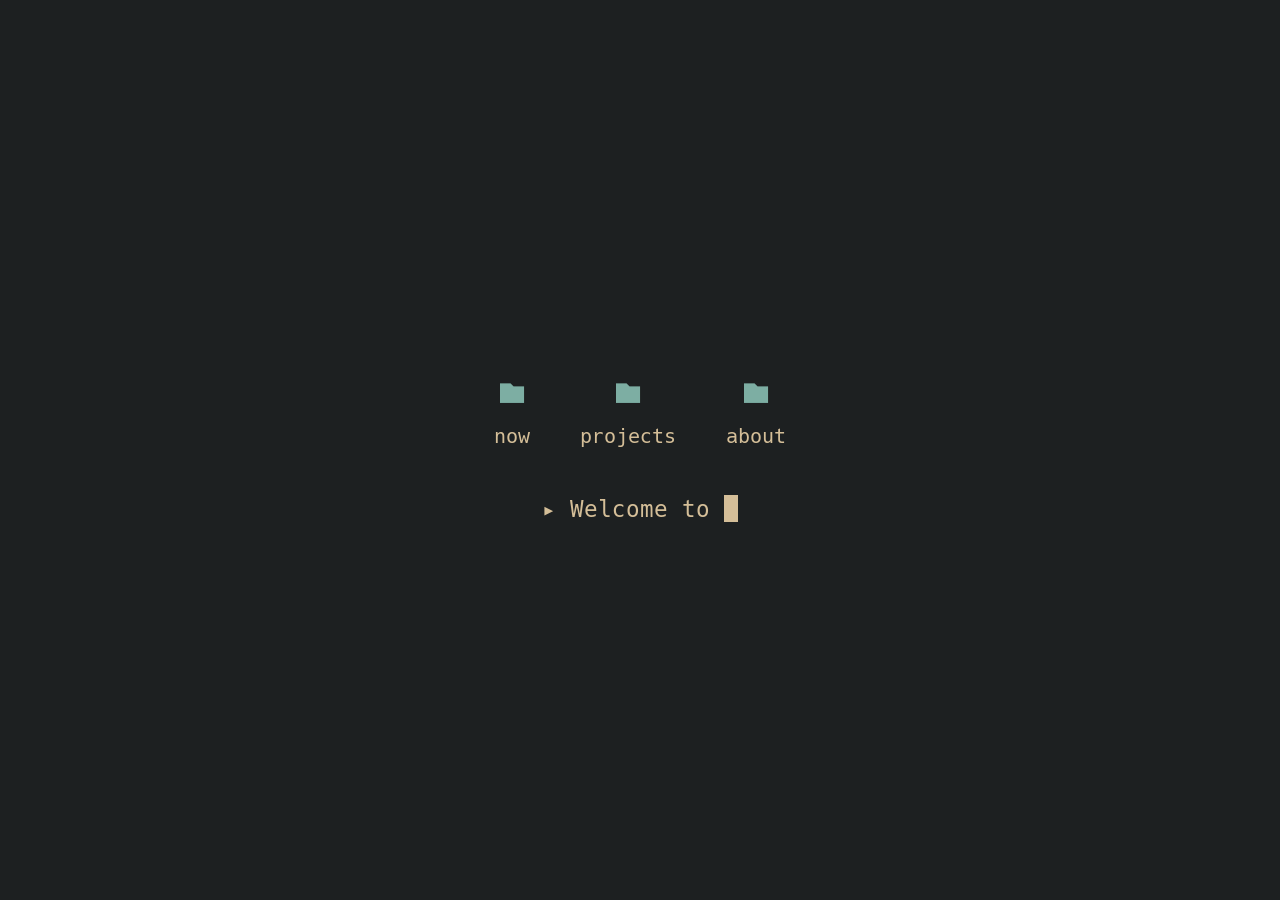
<file: index.html>
<!doctype html>
<html lang="en">
  <head>
    <meta charset="utf-8">
    <meta name="viewport" content="width=device-width, initial-scale=1">
    <meta name="theme-color" content="#1d2021">
    <title>Julian Garratt</title>
    <link rel="icon" type="image/png" href="images/favicon-32x32.png">
    <link rel="stylesheet" href="now.css?v=3">
    <style>
      html {
        min-height: 100%;
        background-color: #1d2021;
      }

      body {
        box-sizing: border-box;
        display: grid;
        place-items: center;
        min-height: 100vh;
        min-height: 100svh;
        margin: 0;
        padding: 15px;
        background-color: #1d2021;
        color: #d4be98;
        font-family: "Hack Nerd Font Mono", monospace;
        font-size: 20px;
        line-height: 1.5;
      }

      .prompt {
        margin: 0;
        overflow-wrap: anywhere;
        font: inherit;
        font-size: 22.5px;
      }

      main {
        display: grid;
        justify-items: center;
        gap: 40px;
        max-width: 100%;
      }

      .folders {
        display: flex;
        flex-wrap: wrap;
        justify-content: center;
        gap: 20px;
      }

      .folders a {
        display: grid;
        justify-items: center;
        gap: 5px;
        color: inherit;
        text-decoration: none;
      }

      .folder-icon {
        color: #7daea3;
        font-size: 40px;
        line-height: 1;
      }

      .folders a > span:last-child {
        padding: 2.5px 15px;
        border-radius: 999px;
      }

      .folders a:hover > span:last-child,
      .folders a:focus-visible > span:last-child {
        background-color: #d2bd97;
        color: #1d2021;
      }

      .folders a:focus-visible {
        outline: 1.25px solid currentColor;
        outline-offset: 7.5px;
      }

      .prompt-symbol {
        color: #d4be98;
      }

      .cursor {
        display: inline-block;
        width: 1ch;
        height: 1.2em;
        vertical-align: -0.2em;
        background-color: currentColor;
        animation: blink 1s step-end infinite;
      }

      @keyframes blink {
        50% { opacity: 0; }
      }

      .page-dialog {
        box-sizing: border-box;
        width: min(680px, calc(100% - 40px));
        max-height: calc(100svh - 80px);
        padding: 40px;
        border: 0;
        background: #3c3836;
      }

      .page-dialog::backdrop {
        background: #0003;
      }

      .dialog-close {
        display: grid;
        place-items: center;
        box-sizing: border-box;
        width: 40px;
        height: 40px;
        margin: -16px -16px 16px auto;
        padding: 0;
        border: 0;
        border-radius: 50%;
        background: transparent;
        color: #d4be98;
        font: inherit;
        cursor: pointer;
      }

      .dialog-close:hover,
      .dialog-close:focus-visible {
        background: #d2bd97;
        color: #1d2021;
      }

      @media (prefers-reduced-motion: reduce) {
        .cursor { animation: none; }
      }
    </style>
  </head>
  <body>
    <main>
      <nav class="folders" aria-label="Pages">
        <a href="now.html" id="now-link" data-dialog="now-dialog" aria-haspopup="dialog"><span class="folder-icon" aria-hidden="true">&#xe5ff;</span><span>now</span></a>
        <a href="projects.html" data-dialog="projects-dialog" aria-haspopup="dialog"><span class="folder-icon" aria-hidden="true">&#xe5ff;</span><span>projects</span></a>
        <a href="about.html" data-dialog="about-dialog" aria-haspopup="dialog"><span class="folder-icon" aria-hidden="true">&#xe5ff;</span><span>about</span></a>
      </nav>
    <h1 class="prompt" aria-label="Welcome to juliangarratt.com"><span aria-hidden="true"><span class="prompt-symbol">▸</span> <span id="welcome">Welcome to juliangarratt.com</span><span class="cursor"></span></span></h1>
    </main>
    <dialog class="page-dialog now-content" id="now-dialog" aria-labelledby="now-title">
      <button class="dialog-close" type="button" aria-label="Close Now" autofocus><span aria-hidden="true">&#xf00d;</span></button>
    </dialog>
    <dialog class="page-dialog now-content" id="projects-dialog" aria-labelledby="projects-title">
      <button class="dialog-close" type="button" aria-label="Close Projects" autofocus><span aria-hidden="true">&#xf00d;</span></button>
    </dialog>
    <dialog class="page-dialog now-content" id="about-dialog" aria-labelledby="about-title">
      <button class="dialog-close" type="button" aria-label="Close About" autofocus><span aria-hidden="true">&#xf00d;</span></button>
    </dialog>
    <script>
      document.addEventListener("click", async (event) => {
          const link = event.target.closest("[data-dialog]");
          if (!link) return;
          const dialog = document.getElementById(link.dataset.dialog);
          if (!dialog) return;
          if (event.ctrlKey || event.metaKey || event.shiftKey || event.altKey) return;
          event.preventDefault();
          const source = document.querySelector(`.folders [data-dialog="${dialog.id}"]`);
          try {
            const response = await fetch(source.href);
            if (!response.ok) throw new Error("Page could not be loaded");
            const page = new DOMParser().parseFromString(await response.text(), "text/html");
            const content = page.querySelector("main");
            if (!content) throw new Error("Page content is missing");
            const closeButton = dialog.querySelector(".dialog-close");
            dialog.replaceChildren(closeButton, ...content.childNodes);
          } catch {
            window.location.href = source.href;
            return;
          }
          document.querySelectorAll(".page-dialog[open]").forEach((openDialog) => openDialog.close());
          dialog.showModal();
      });
      document.querySelectorAll(".page-dialog").forEach((dialog) => {
        dialog.querySelector(".dialog-close").addEventListener("click", () => dialog.close());
        dialog.addEventListener("click", (event) => {
          const bounds = dialog.getBoundingClientRect();
          if (event.target === dialog &&
              (event.clientX < bounds.left || event.clientX > bounds.right ||
               event.clientY < bounds.top || event.clientY > bounds.bottom)) {
            dialog.close();
          }
        });
      });

      if (window.location.hash === "#now-dialog") {
        document.getElementById("now-link").click();
      }

      const welcome = document.getElementById("welcome");
      const message = welcome.textContent;

      if (!window.matchMedia("(prefers-reduced-motion: reduce)").matches) {
        welcome.textContent = "";
        let position = 0;

        function typeCharacter() {
          position += 1;
          welcome.textContent = message.slice(0, position);
          if (position < message.length) {
            window.setTimeout(typeCharacter, 75);
          }
        }

        window.setTimeout(typeCharacter, 350);
      }
    </script>
  </body>
</html>
</file>
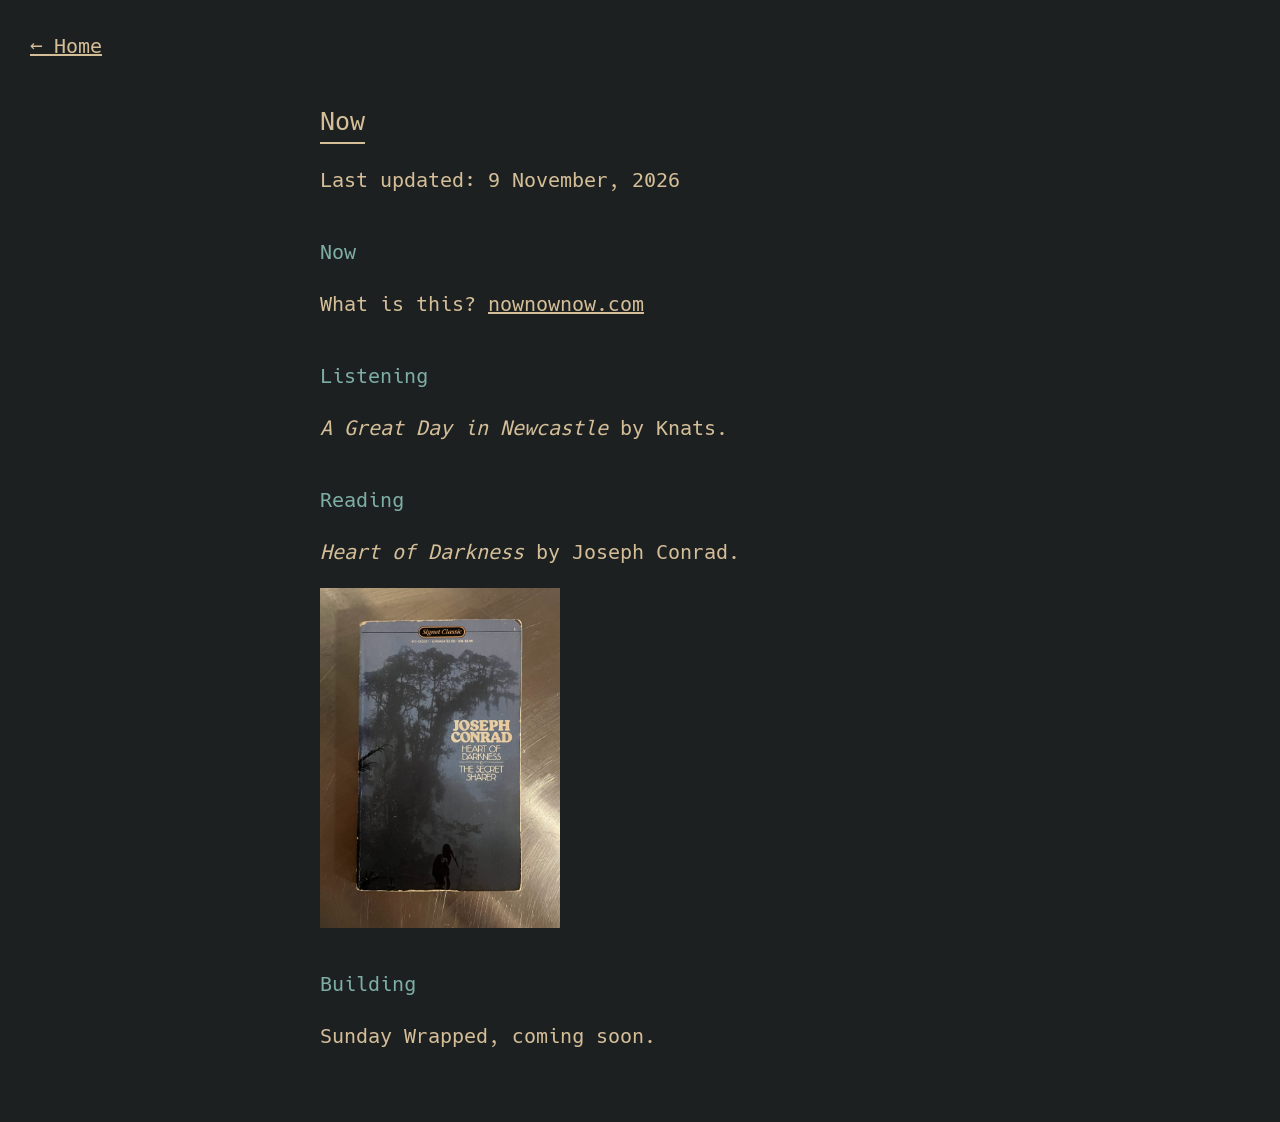
<file: now.html>
<!DOCTYPE html>
<html lang="en">
<head>
  <meta charset="utf-8">
  <meta name="viewport" content="width=device-width, initial-scale=1">
  <title>Now - Julian Garratt</title>
  <meta name="description" content="What Julian Garratt is doing now - reading and building. Updated May 2026.">
  <link rel="icon" type="image/png" href="images/favicon-32x32.png">
  <link rel="stylesheet" href="now.css?v=3">
  <style>
    body { margin: 0; padding: 30px; background: #1d2021; }
    .page { max-width: 640px; margin: 40px auto; }
  </style>
</head>
<body class="now-content">
  <header class="topbar">
    <a class="back-home" href="index.html">&larr; Home</a>
  </header>

  <main class="page stack">
    <h1 id="now-title">Now</h1>
    <p>Last updated: 9 November, 2026</p>

    <section class="now-section">
      <h2>Now</h2>
      <p>What is this? <a href=https://nownownow.com/about>nownownow.com</a></p>
    </section>

    <section class="now-section">
      <h2>Listening</h2>
      <p><em>A Great Day in Newcastle</em> by Knats.</p>
    </section>

    <section class="now-section">
      <h2>Reading</h2>
      <p><em>Heart of Darkness</em> by Joseph Conrad.</p>
      <img class="book-cover" src="images/heart_of_darkness.png" alt="Heart of Darkness by Joseph Conrad">
    </section>

    <section class="now-section">
      <h2>Building</h2>
      <p>Sunday Wrapped, coming soon.</p>
    </section>
  </main>

</body>
</html>
</file>
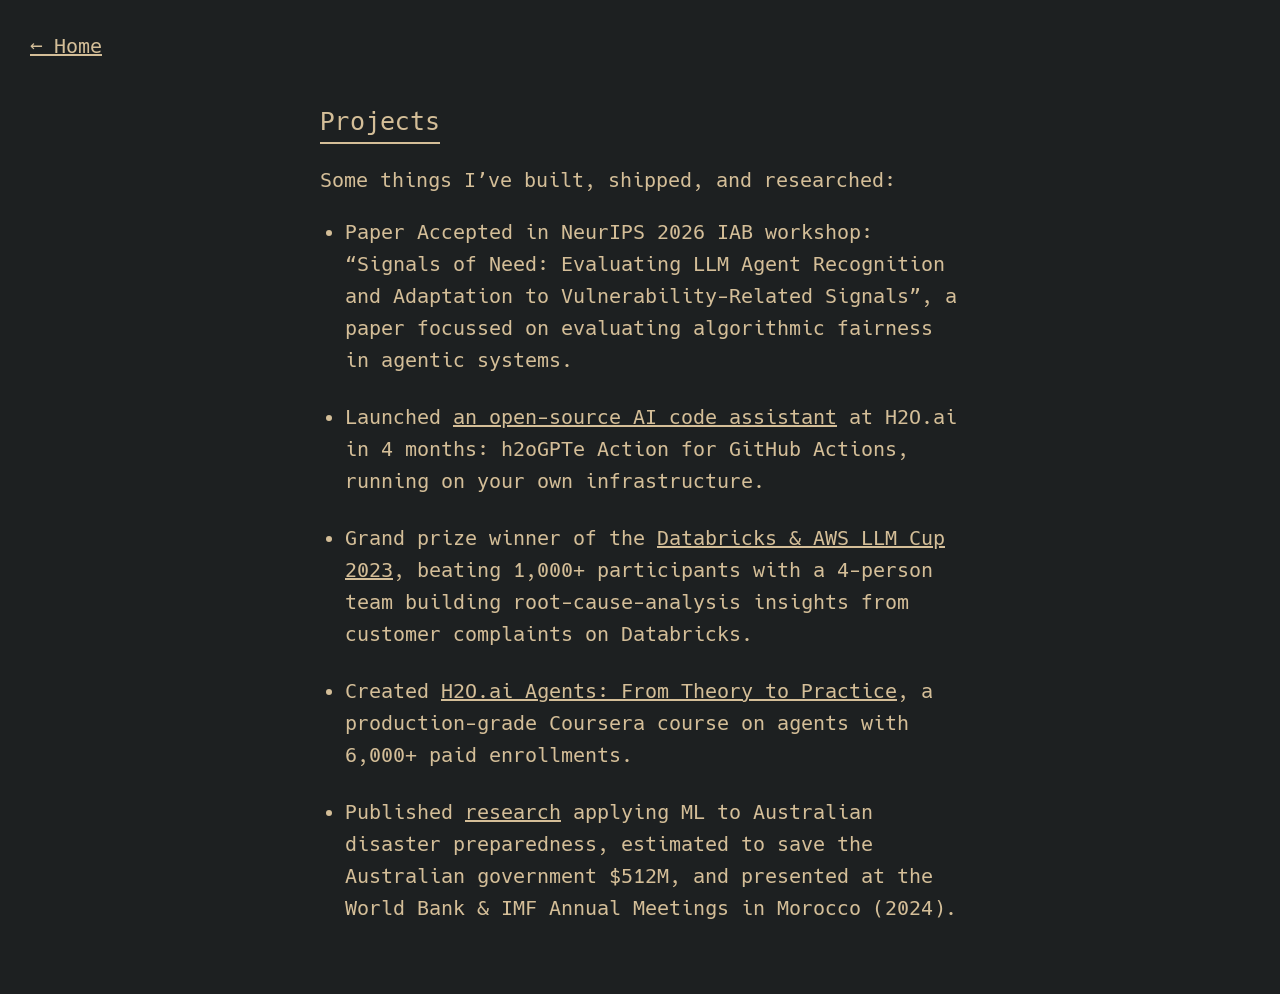
<file: projects.html>
<!DOCTYPE html>
<html lang="en">
<head>
  <meta charset="utf-8">
  <meta name="viewport" content="width=device-width, initial-scale=1">
  <title>Projects - Julian Garratt</title>
  <meta name="description" content="Selected projects by Julian Garratt - open-source AI tooling, award-winning LLM work, a Coursera course, and applied ML research.">
  <link rel="icon" type="image/png" href="images/favicon-32x32.png">
  <link rel="stylesheet" href="now.css?v=3">
  <style>
    body { margin: 0; padding: 30px; background: #1d2021; }
    .page { max-width: 640px; margin: 40px auto; }
  </style>
</head>
<body class="now-content">
  <header class="topbar">
    <a class="back-home" href="index.html">&larr; Home</a>
  </header>

  <main class="page stack">
    <h1 id="projects-title">Projects</h1>
    <p>Some things I’ve built, shipped, and researched:</p>

    <ul class="achievements-list">
      <li>Paper Accepted in NeurIPS 2026 IAB workshop: “Signals of Need: Evaluating LLM Agent Recognition and Adaptation to Vulnerability-Related Signals”, a paper focussed on evaluating algorithmic fairness in agentic systems.</li>
      <li>Launched <a href="https://github.com/h2oai/h2ogpte-action" target="_blank" rel="noopener">an open-source AI code assistant</a> at H2O.ai in 4 months: h2oGPTe Action for GitHub Actions, running on your own infrastructure.</li>
      <li>Grand prize winner of the <a href="https://devpost.com/software/root-cause-analysis" target="_blank" rel="noopener">Databricks &amp; AWS LLM Cup 2023</a>, beating 1,000+ participants with a 4-person team building root-cause-analysis insights from customer complaints on Databricks.</li>
      <li>Created <a href="https://www.coursera.org/learn/h2o-ai-agents-from-theory-to-practice" target="_blank" rel="noopener">H2O.ai Agents: From Theory to Practice</a>, a production-grade Coursera course on agents with 6,000+ paid enrollments.</li>
      <li>Published <a href="https://www.globalvoices.org.au/post/from-crisis-to-preparedness-enhancing-disaster-resilience-for-at-risk-communities-with-anticipatory" target="_blank" rel="noopener">research</a> applying ML to Australian disaster preparedness, estimated to save the Australian government $512M, and presented at the World Bank &amp; IMF Annual Meetings in Morocco (2024).</li>
    </ul>
  </main>

</body>
</html>
</file>
<file: now.css>
@font-face {
  font-family: "Hack Nerd Font Mono";
  src: url("assets/fonts/HackNerdFontMono-Regular.ttf") format("truetype");
  font-style: normal;
  font-weight: 400;
  font-display: swap;
}

.now-content {
  color: #d4be98;
  font-family: "Hack Nerd Font Mono", monospace;
  font-size: 20px;
  line-height: 1.6;
  overflow-wrap: anywhere;
}

.now-content h1,
.now-content h2 {
  font-size: 1em;
  font-weight: 400;
}

.now-content h1 {
  margin-top: 0;
  font-size: 1.25em;
}

#now-title,
#projects-title,
#about-title {
  width: fit-content;
  border-bottom: 2px solid currentColor;
}

.now-content h2 {
  color: #7daea3;
  margin-top: 2em;
}

.now-content a {
  color: inherit;
}

.now-content li + li {
  margin-top: 1.25em;
}

.now-content ul {
  padding-left: 1.25em;
}

.now-content figure {
  margin: 0 0 24px;
}

.now-content img {
  display: block;
  max-width: 100%;
  width: 240px;
  height: auto;
}

.now-content .book-cover {
  box-sizing: border-box;
}

::selection {
  background-color: #585858;
  color: #d4be98;
}
</file>
